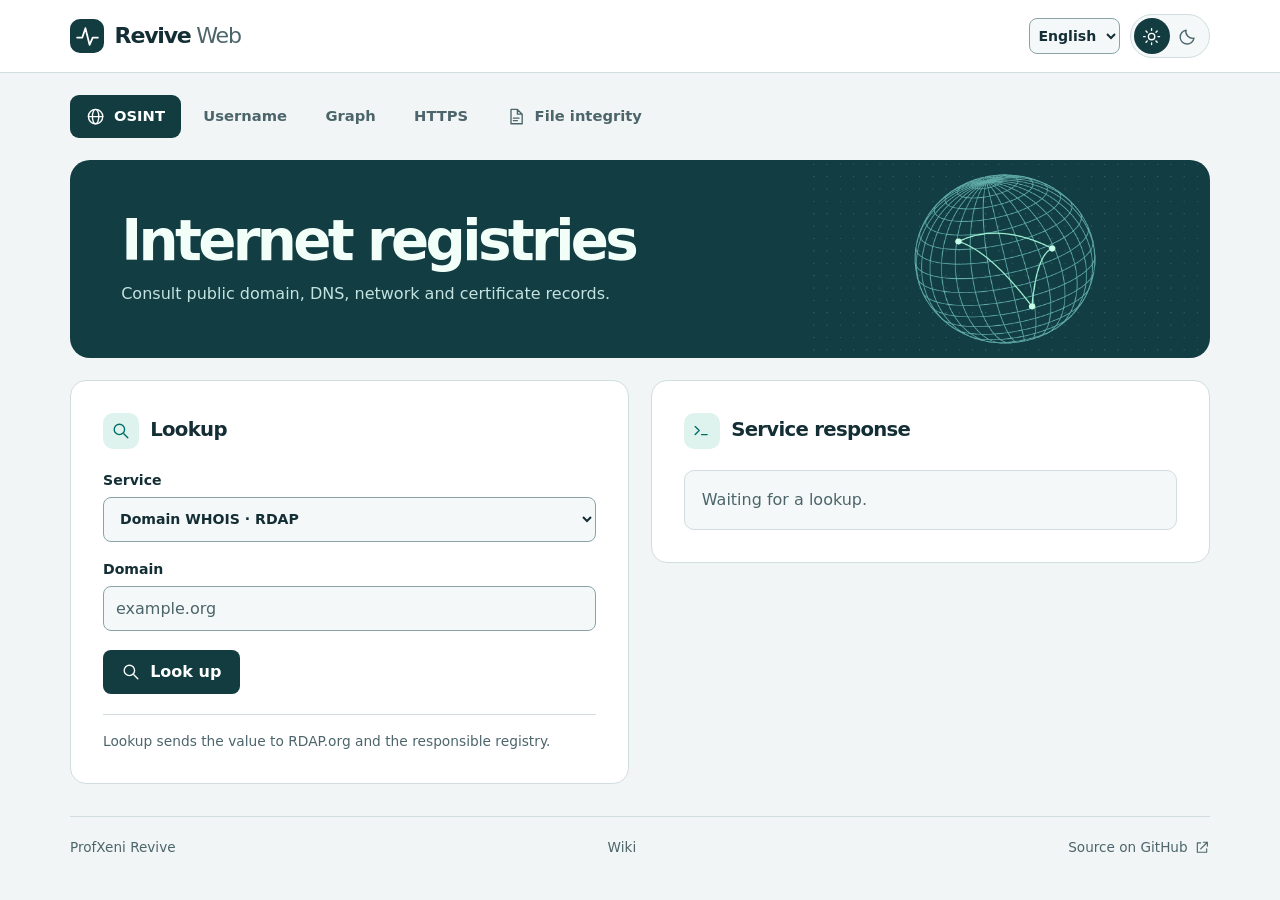
<file: index.html>
<!doctype html>
<html lang="it">
<head>
  <meta charset="utf-8"><meta name="viewport" content="width=device-width,initial-scale=1">
  <meta name="referrer" content="no-referrer"><meta name="color-scheme" content="light dark">
  <meta name="description" content="Consulta registri Internet e DNS, verifica file e visualizza relazioni fra domini e profili.">
  <title>Revive Web · ProfXeni</title>
  <script src="locale.js"></script><script src="theme.js"></script><link rel="stylesheet" href="style.css?v=4">
  <script src="app.js?v=4" defer></script><script src="cases.js" defer></script><script src="profiles.js" defer></script><script src="art.js" defer></script>
</head>
<body>
<a href="#workspace" class="skip">Vai allo strumento</a>
<header><div class="bar"><a class="brand" href="#osint" aria-label="Revive Web, pagina OSINT"><span class="brandmark"><svg aria-hidden="true" class="icon" viewBox="0 0 24 24" fill="none" stroke="currentColor" stroke-width="1.7" stroke-linecap="round" stroke-linejoin="round"><path d="M2 13h5l3-9 4 16 3-7h5"/></svg></span>Revive <span>Web</span></a>
<div class="preferences"><label class="lang"><select id="language" aria-label="Lingua / Language"><option value="it">Italiano</option><option value="en">English</option></select></label><div class="appearance" role="group" aria-label="Tema dell’interfaccia"><button type="button" data-choice="light" aria-label="Tema chiaro" title="Tema chiaro"><svg aria-hidden="true" class="icon" viewBox="0 0 24 24" fill="none" stroke="currentColor" stroke-width="1.7" stroke-linecap="round" stroke-linejoin="round"><circle cx="12" cy="12" r="4"/><path d="M12 2v2m0 16v2M2 12h2m16 0h2M5 5l1.5 1.5m11 11L19 19M5 19l1.5-1.5m11-11L19 5"/></svg></button><button type="button" data-choice="dark" aria-label="Tema scuro" title="Tema scuro"><svg aria-hidden="true" class="icon" viewBox="0 0 24 24" fill="none" stroke="currentColor" stroke-width="1.7" stroke-linecap="round" stroke-linejoin="round"><path d="M20 14a8.5 8.5 0 0 1-10-10A8.7 8.7 0 1 0 20 14z"/></svg></button></div></div></div></header>
<div class="shell"><nav aria-label="Strumenti"><a href="#osint"><svg aria-hidden="true" class="icon" viewBox="0 0 24 24" fill="none" stroke="currentColor" stroke-width="1.7" stroke-linecap="round" stroke-linejoin="round"><circle cx="12" cy="12" r="9"/><ellipse cx="12" cy="12" rx="4" ry="9"/><path d="M3 12h18"/></svg>OSINT</a><a href="#username">Username</a><a href="#grafo">Grafo</a><a href="#https">HTTPS</a><a href="#integrita"><svg aria-hidden="true" class="icon" viewBox="0 0 24 24" fill="none" stroke="currentColor" stroke-width="1.7" stroke-linecap="round" stroke-linejoin="round"><path d="M13 3H5v18h14V9zM13 3v6h6M8 14h7M8 17h5"/></svg>Integrità file</a></nav>
<main id="workspace" tabindex="-1">
<section id="osint"><div class="hero"><div><h1>Registri Internet</h1><p>Consulta registri di domini, DNS, reti e certificati pubblici.</p></div><canvas class="art" data-art="globe" width="620" height="320" aria-hidden="true"></canvas></div>
<div class="columns"><form class="panel" id="lookup"><h2><span class="tile"><svg aria-hidden="true" class="icon" viewBox="0 0 24 24" fill="none" stroke="currentColor" stroke-width="1.7" stroke-linecap="round" stroke-linejoin="round"><circle cx="10.5" cy="10.5" r="6.5"/><path d="m16 16 5 5"/></svg></span>Consultazione</h2><div class="row"><label>Servizio<select id="service"><option value="domain">WHOIS dominio · RDAP</option><option value="ip">Registrazione IP · RDAP</option><option value="asn">Sistema autonomo · RDAP</option><option value="dns">Record DNS</option><option value="ptr">DNS inverso · indirizzo IP</option><option value="geo">Geolocalizzazione IP</option><option value="network">Rete e ASN · indirizzo IP</option><option value="ct">Certificati pubblicati · CT</option></select></label><label id="recordLabel" hidden>Tipo di record<select id="record"><option>A</option><option>AAAA</option><option>MX</option><option>NS</option><option>TXT</option><option>CNAME</option><option>SOA</option><option>CAA</option><option>PTR</option></select></label></div>
<label id="targetLabel" for="target">Dominio</label><input id="target" placeholder="esempio.it" required autocomplete="off" spellcheck="false" aria-describedby="provider">
<button class="primary"><svg aria-hidden="true" class="icon" viewBox="0 0 24 24" fill="none" stroke="currentColor" stroke-width="1.7" stroke-linecap="round" stroke-linejoin="round"><circle cx="10.5" cy="10.5" r="6.5"/><path d="m16 16 5 5"/></svg>Consulta</button><small class="note" id="provider"></small></form>
<div class="panel output"><h2><span class="tile"><svg aria-hidden="true" class="icon" viewBox="0 0 24 24" fill="none" stroke="currentColor" stroke-width="1.7" stroke-linecap="round" stroke-linejoin="round"><path d="m4 7 5 5-5 5m8 0h7"/></svg></span>Risposta del servizio</h2><div class="response"><p role="status" id="status">In attesa di una consultazione.</p><div id="results"></div></div></div></div></section>
<section id="username" hidden><div class="hero"><div><h1>Ricerca username</h1><p>Verifica un nome utente negli indici pubblici. Lo stesso username può appartenere a persone diverse.</p></div></div>
<div class="columns"><form id="profileForm" class="panel"><h2>Cerca profili</h2><label>Nome utente<input id="handle" required maxlength="64" pattern="[A-Za-z0-9_.\-]{1,64}" placeholder="octocat" spellcheck="false"></label>
<label>Piattaforma<select id="platform"><option value="all">GitHub e GitLab</option><option>GitHub</option><option>GitLab</option></select></label><button class="primary">Cerca username</button>
<small class="note">La ricerca invia il nome alle piattaforme selezionate. Puoi anche importare nel grafo i casi prodotti da Maigret desktop.</small></form>
<div class="panel"><h2>Profili pubblici</h2><p id="profileStatus" role="status">In attesa di uno username.</p><div id="profiles"></div><button id="profileGraph" hidden>Visualizza nel grafo</button></div></div></section>
<section id="grafo" hidden><div class="hero"><div><h1>Grafo delle relazioni</h1><p>Collega un dominio ai record DNS e al registrar, oppure apri un caso salvato da Revive desktop.</p></div></div>
<div class="columns"><form class="panel" id="domainGraph"><h2>Analisi del dominio</h2><label>Dominio<input id="graphTarget" placeholder="example.org" required spellcheck="false"></label><button class="primary">Crea grafo</button><small class="note">Consulta Google Public DNS per A, AAAA, NS e MX e RDAP.org per il registrar. Il salvataggio del caso è facoltativo.</small></form>
<div class="panel"><h2>Casi locali</h2><label>Importa snapshot Revive (.json)<input id="importCase" type="file" accept=".json,application/json"></label><label>Cronologia<select id="history"><option value="">Scegli un caso salvato</option></select></label><button id="compareCases" type="button">Correla i casi salvati</button></div></div>
<div class="panel graph"><h2 id="graphTitle">Relazioni</h2><p id="graphStatus" role="status">Crea un grafo o importa uno snapshot.</p><div id="drawing" tabindex="0" aria-label="Diagramma delle relazioni"></div>
<details id="edgeDetails" hidden><summary>Elenco delle relazioni</summary><ul id="edges"></ul></details><div id="caseActions" hidden><button id="saveCase">Salva nel browser</button> <button id="exportCase">Esporta JSON</button> <button id="deleteCase" hidden>Elimina caso salvato</button></div></div></section>
<section id="https" hidden><div class="hero"><div><h1>Certificati e HTTP</h1><p>Controlla la connessione HTTPS nel browser e leggi le intestazioni di risposta.</p></div></div>
<div class="columns"><form class="panel" id="httpsForm"><h2>Certificato in uso</h2><label>Dominio<input id="httpsDomain" required placeholder="example.org"></label><button class="primary">Apri sito HTTPS</button><p id="httpsStatus" role="status"></p><small class="note">Nella nuova scheda apri le informazioni sulla connessione accanto all’indirizzo e visualizza il certificato. Per le emissioni archiviate usa la ricerca CT in OSINT.</small></form>
<form class="panel" id="headersForm"><h2>Intestazioni della risposta</h2><label>Incolla le intestazioni HTTP<textarea id="headersInput" required rows="5" maxlength="65536" placeholder="Content-Type: text/html"></textarea></label><small>In Strumenti sviluppatore → Rete seleziona la richiesta del documento e copia le intestazioni della risposta. L’analisi avviene sul dispositivo.</small><button class="primary">Leggi intestazioni</button><p id="headersStatus" role="status"></p><dl id="headerRows"></dl></form></div></section>
<section id="integrita" hidden><div class="hero"><div><h1>Integrità file</h1><p>Calcola l’impronta SHA-256 e confrontala con quella pubblicata dalla fonte. Il file resta sul dispositivo.</p></div><canvas class="art" data-art="fingerprint" width="620" height="320" aria-hidden="true"></canvas></div>
<div class="columns"><form class="panel" id="hashForm"><h2><span class="tile"><svg aria-hidden="true" class="icon" viewBox="0 0 24 24" fill="none" stroke="currentColor" stroke-width="1.7" stroke-linecap="round" stroke-linejoin="round"><path d="M13 3H5v18h14V9zM13 3v6h6M8 14h7M8 17h5"/></svg></span>Verifica un file</h2><label>File da verificare<input id="file" type="file" required aria-describedby="limit"></label><small id="limit">Dimensione massima 128 MiB</small><label>SHA-256 atteso <span>(facoltativo)</span><input id="expected" pattern="[A-Fa-f0-9]{64}" title="64 caratteri esadecimali" spellcheck="false" placeholder="64 caratteri esadecimali"></label><button class="primary">Calcola impronta</button></form><div class="panel output"><h2><span class="tile"><svg aria-hidden="true" class="icon" viewBox="0 0 24 24" fill="none" stroke="currentColor" stroke-width="1.7" stroke-linecap="round" stroke-linejoin="round"><rect x="5" y="10" width="14" height="11" rx="2"/><path d="M8 10V7a4 4 0 0 1 8 0v3"/></svg></span>Impronta SHA-256</h2><p id="digest" role="status">In attesa di un file da verificare.</p></div></div></section>
</main><footer><span>ProfXeni Revive</span><a id="wikiLink" href="wiki/">Wiki</a><a href="https://github.com/haziel-ang/revive-web">Codice su GitHub <svg aria-hidden="true" class="icon" viewBox="0 0 24 24" fill="none" stroke="currentColor" stroke-width="1.7" stroke-linecap="round" stroke-linejoin="round"><path d="M14 4h6v6m0-6L10 14m0-9H5v14h14v-5"/></svg></a></footer></div></body></html>
</file>
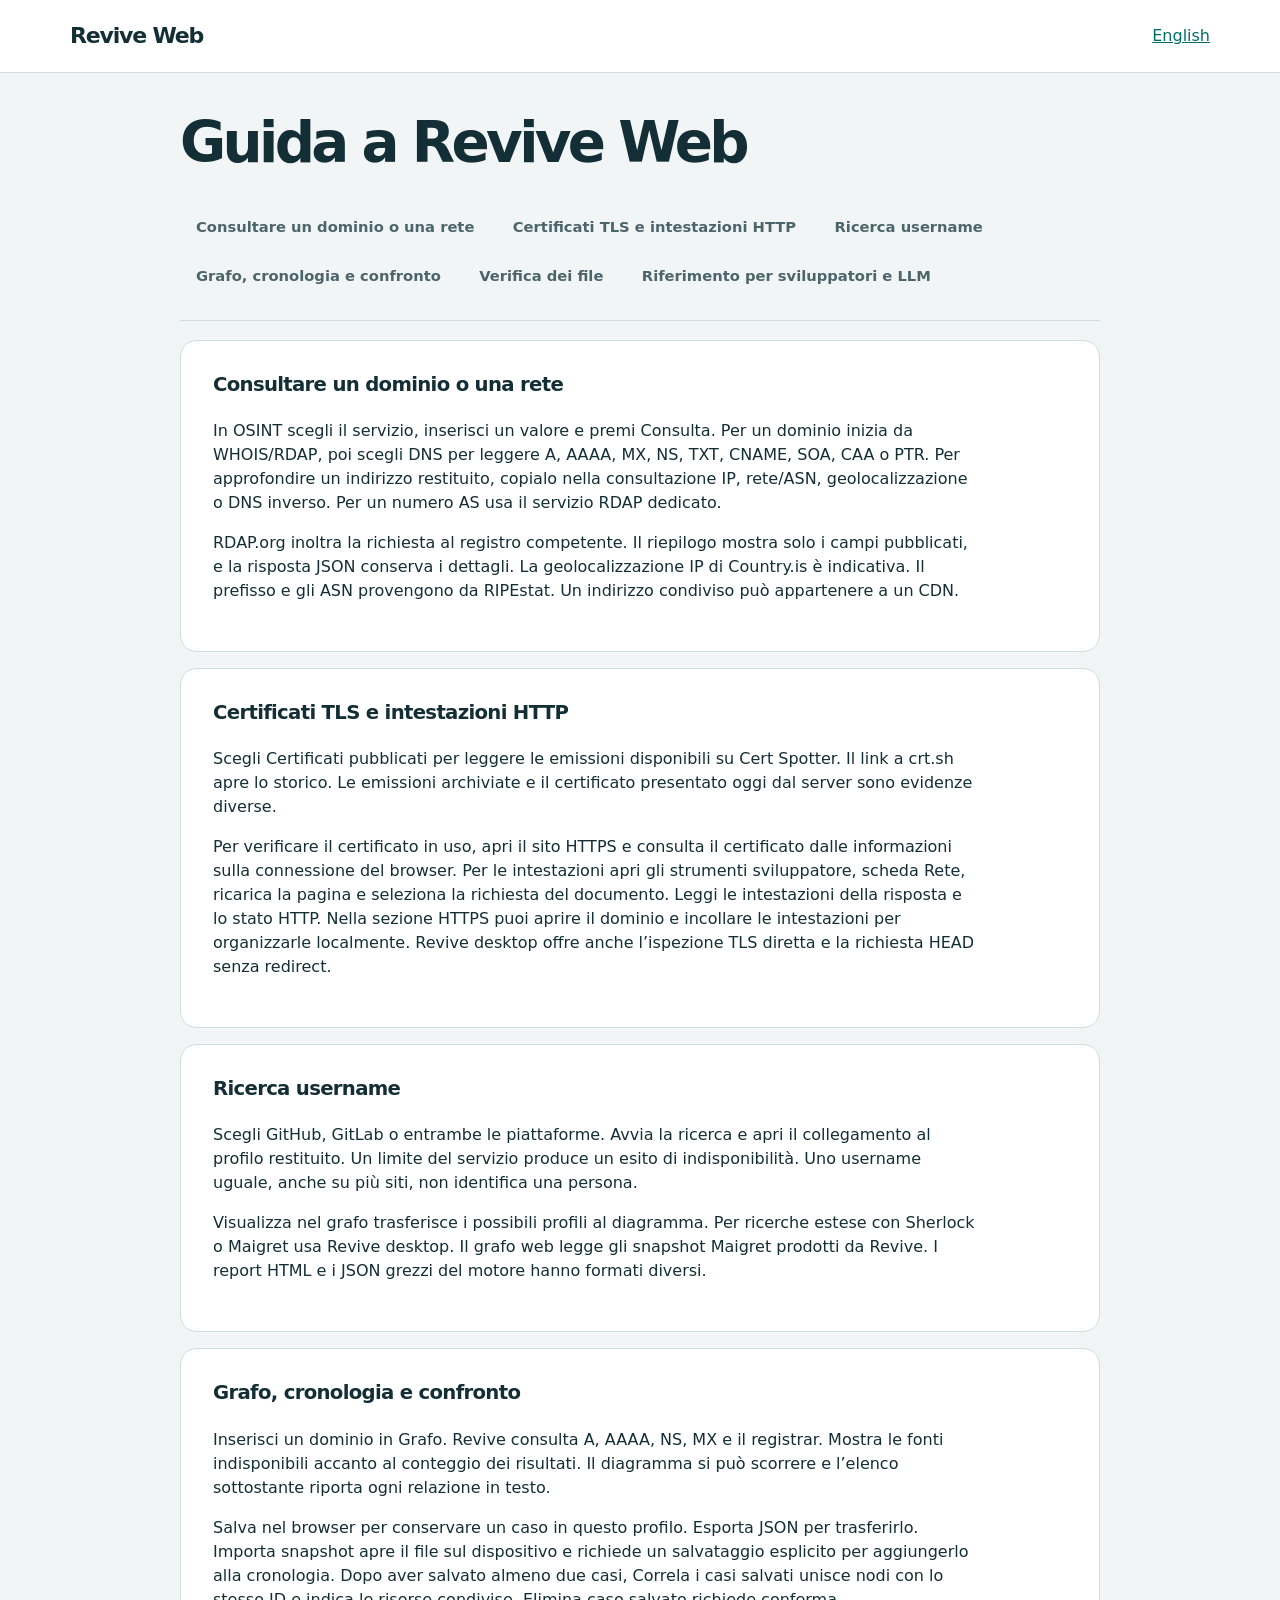
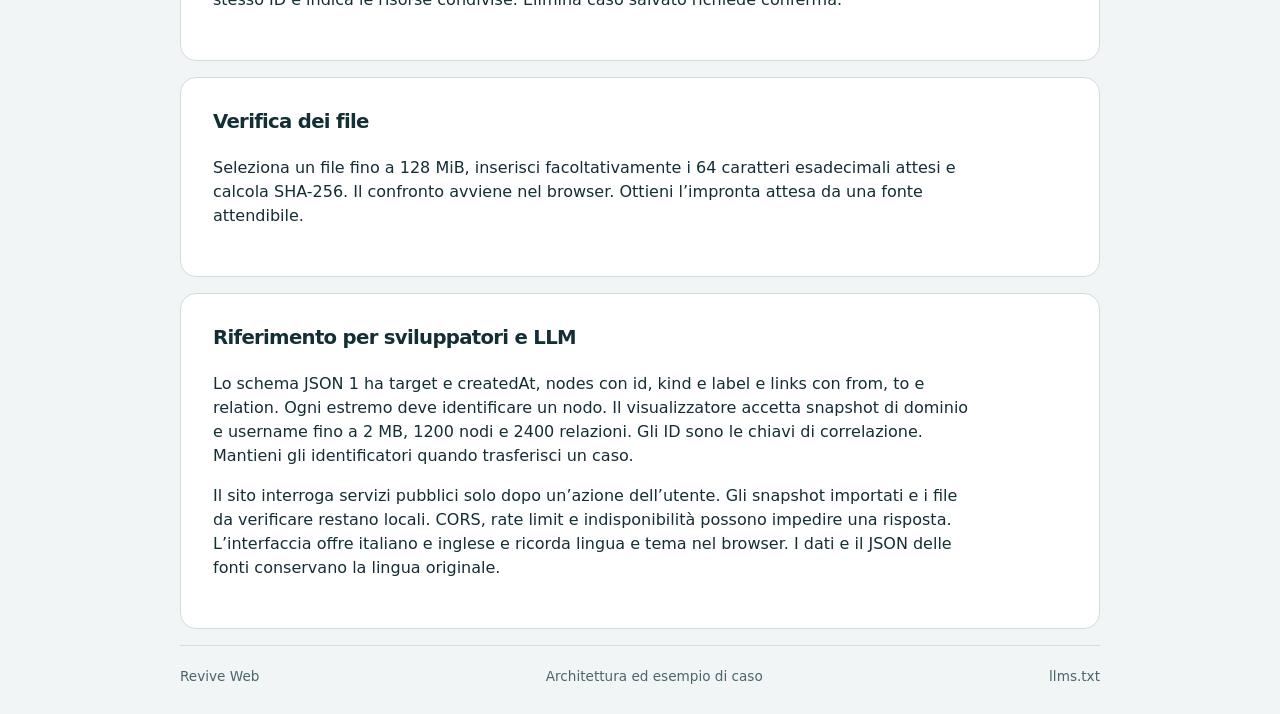
<file: wiki/index.html>
<!doctype html><html lang="it"><head><meta charset="utf-8"><meta name="viewport" content="width=device-width,initial-scale=1"><title>Guida a Revive Web</title><script src="../theme.js"></script><link rel="stylesheet" href="../style.css?v=4"></head><body><header><div class="bar"><a href="../" class="brand">Revive Web</a><a href="en.html" lang="en">English</a></div></header><main class="shell guide"><h1>Guida a Revive Web</h1><nav aria-label="Indice"><a href="#consultazioni">Consultare un dominio o una rete</a><a href="#certificati">Certificati TLS e intestazioni HTTP</a><a href="#username">Ricerca username</a><a href="#grafo">Grafo, cronologia e confronto</a><a href="#integrita">Verifica dei file</a><a href="#contratto">Riferimento per sviluppatori e LLM</a></nav><article class="panel" id="consultazioni"><h2>Consultare un dominio o una rete</h2><p>In OSINT scegli il servizio, inserisci un valore e premi Consulta. Per un dominio inizia da WHOIS/RDAP, poi scegli DNS per leggere A, AAAA, MX, NS, TXT, CNAME, SOA, CAA o PTR. Per approfondire un indirizzo restituito, copialo nella consultazione IP, rete/ASN, geolocalizzazione o DNS inverso. Per un numero AS usa il servizio RDAP dedicato.</p><p>RDAP.org inoltra la richiesta al registro competente. Il riepilogo mostra solo i campi pubblicati, e la risposta JSON conserva i dettagli. La geolocalizzazione IP di Country.is è indicativa. Il prefisso e gli ASN provengono da RIPEstat. Un indirizzo condiviso può appartenere a un CDN.</p></article>
<article class="panel" id="certificati"><h2>Certificati TLS e intestazioni HTTP</h2><p>Scegli Certificati pubblicati per leggere le emissioni disponibili su Cert Spotter. Il link a crt.sh apre lo storico. Le emissioni archiviate e il certificato presentato oggi dal server sono evidenze diverse.</p><p>Per verificare il certificato in uso, apri il sito HTTPS e consulta il certificato dalle informazioni sulla connessione del browser. Per le intestazioni apri gli strumenti sviluppatore, scheda Rete, ricarica la pagina e seleziona la richiesta del documento. Leggi le intestazioni della risposta e lo stato HTTP. Nella sezione HTTPS puoi aprire il dominio e incollare le intestazioni per organizzarle localmente. Revive desktop offre anche l’ispezione TLS diretta e la richiesta HEAD senza redirect.</p></article>
<article class="panel" id="username"><h2>Ricerca username</h2><p>Scegli GitHub, GitLab o entrambe le piattaforme. Avvia la ricerca e apri il collegamento al profilo restituito. Un limite del servizio produce un esito di indisponibilità. Uno username uguale, anche su più siti, non identifica una persona.</p><p>Visualizza nel grafo trasferisce i possibili profili al diagramma. Per ricerche estese con Sherlock o Maigret usa Revive desktop. Il grafo web legge gli snapshot Maigret prodotti da Revive. I report HTML e i JSON grezzi del motore hanno formati diversi.</p></article>
<article class="panel" id="grafo"><h2>Grafo, cronologia e confronto</h2><p>Inserisci un dominio in Grafo. Revive consulta A, AAAA, NS, MX e il registrar. Mostra le fonti indisponibili accanto al conteggio dei risultati. Il diagramma si può scorrere e l’elenco sottostante riporta ogni relazione in testo.</p><p>Salva nel browser per conservare un caso in questo profilo. Esporta JSON per trasferirlo. Importa snapshot apre il file sul dispositivo e richiede un salvataggio esplicito per aggiungerlo alla cronologia. Dopo aver salvato almeno due casi, Correla i casi salvati unisce nodi con lo stesso ID e indica le risorse condivise. Elimina caso salvato richiede conferma.</p></article>
<article class="panel" id="integrita"><h2>Verifica dei file</h2><p>Seleziona un file fino a 128 MiB, inserisci facoltativamente i 64 caratteri esadecimali attesi e calcola SHA-256. Il confronto avviene nel browser. Ottieni l’impronta attesa da una fonte attendibile.</p></article>
<article class="panel" id="contratto"><h2>Riferimento per sviluppatori e LLM</h2><p>Lo schema JSON 1 ha target e createdAt, nodes con id, kind e label e links con from, to e relation. Ogni estremo deve identificare un nodo. Il visualizzatore accetta snapshot di dominio e username fino a 2 MB, 1200 nodi e 2400 relazioni. Gli ID sono le chiavi di correlazione. Mantieni gli identificatori quando trasferisci un caso.</p><p>Il sito interroga servizi pubblici solo dopo un’azione dell’utente. Gli snapshot importati e i file da verificare restano locali. CORS, rate limit e indisponibilità possono impedire una risposta. L’interfaccia offre italiano e inglese e ricorda lingua e tema nel browser. I dati e il JSON delle fonti conservano la lingua originale.</p></article><footer><a href="../">Revive Web</a><a href="https://github.com/haziel-ang/revive-web/blob/main/wiki/architecture.md">Architettura ed esempio di caso</a><a href="../llms.txt">llms.txt</a></footer></main></body></html>
</file>
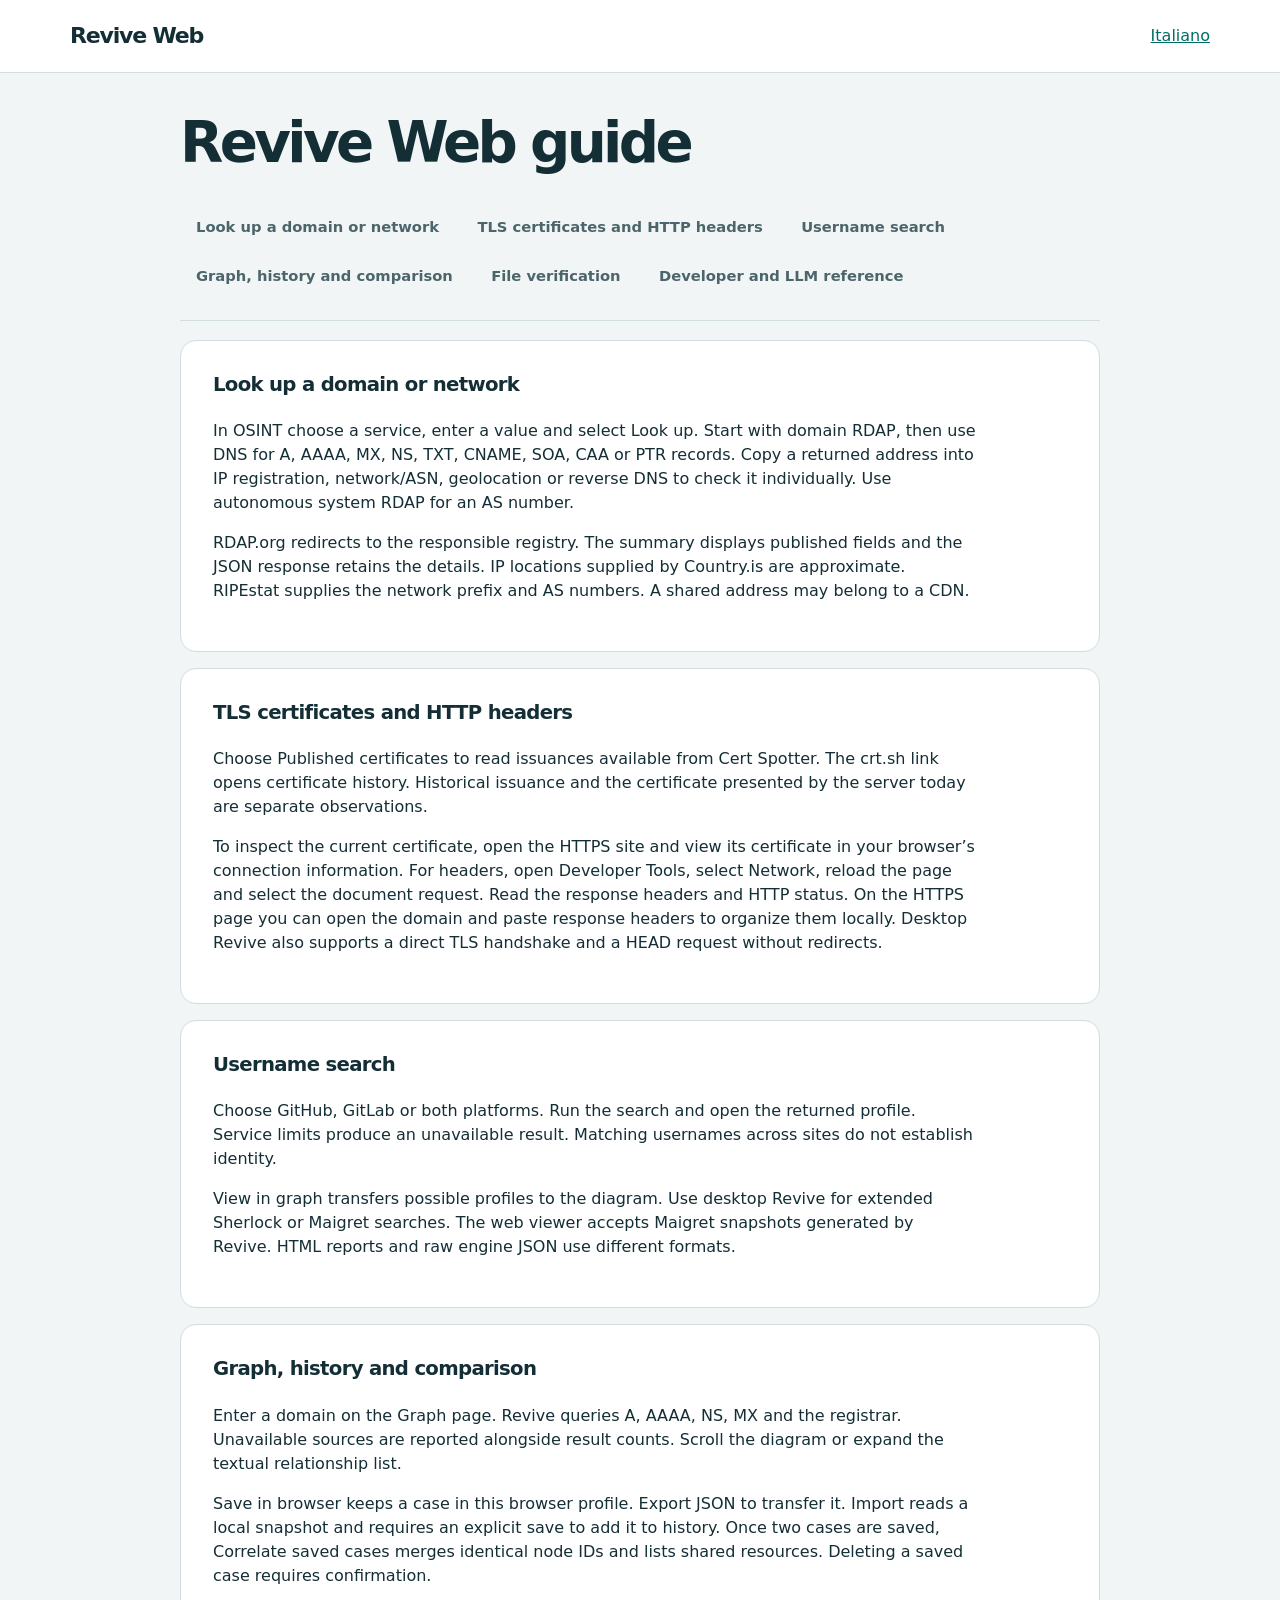
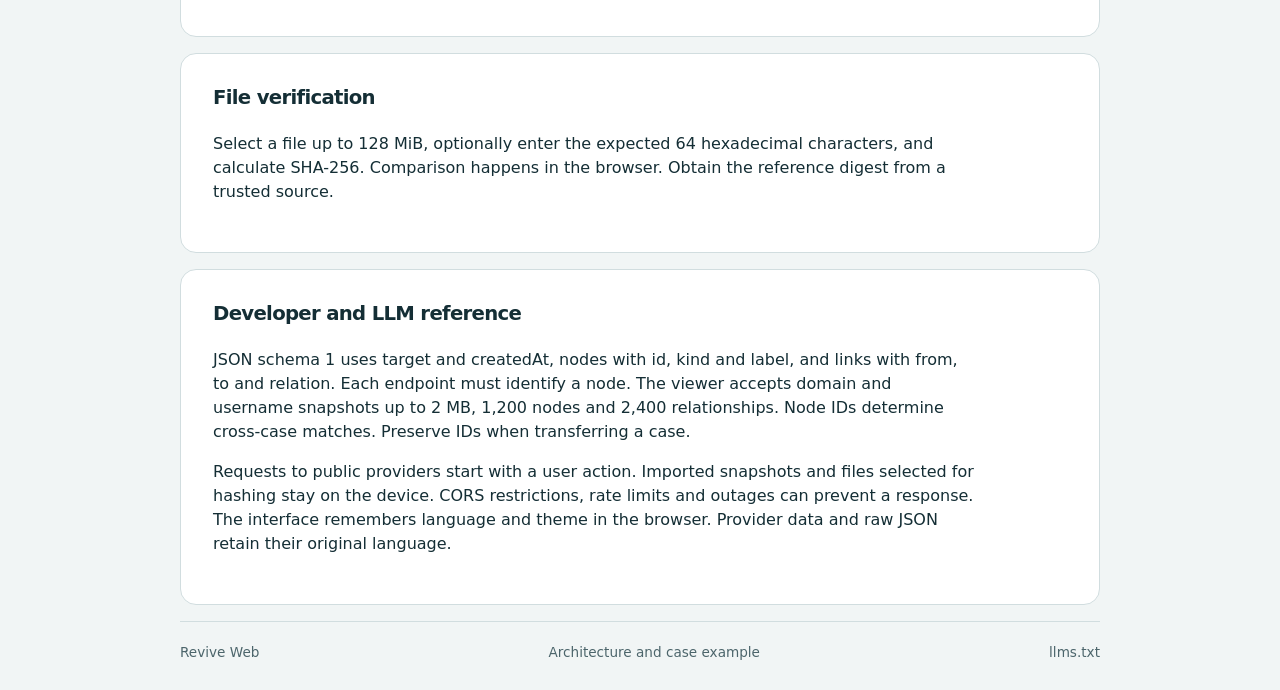
<file: wiki/en.html>
<!doctype html><html lang="en"><head><meta charset="utf-8"><meta name="viewport" content="width=device-width,initial-scale=1"><title>Revive Web guide</title><script src="../theme.js"></script><link rel="stylesheet" href="../style.css?v=4"></head><body><header><div class="bar"><a href="../" class="brand">Revive Web</a><a href="index.html" lang="it">Italiano</a></div></header><main class="shell guide"><h1>Revive Web guide</h1><nav aria-label="Contents"><a href="#lookups">Look up a domain or network</a><a href="#certificates">TLS certificates and HTTP headers</a><a href="#username">Username search</a><a href="#graph">Graph, history and comparison</a><a href="#integrity">File verification</a><a href="#contract">Developer and LLM reference</a></nav><article class="panel" id="lookups"><h2>Look up a domain or network</h2><p>In OSINT choose a service, enter a value and select Look up. Start with domain RDAP, then use DNS for A, AAAA, MX, NS, TXT, CNAME, SOA, CAA or PTR records. Copy a returned address into IP registration, network/ASN, geolocation or reverse DNS to check it individually. Use autonomous system RDAP for an AS number.</p><p>RDAP.org redirects to the responsible registry. The summary displays published fields and the JSON response retains the details. IP locations supplied by Country.is are approximate. RIPEstat supplies the network prefix and AS numbers. A shared address may belong to a CDN.</p></article>
<article class="panel" id="certificates"><h2>TLS certificates and HTTP headers</h2><p>Choose Published certificates to read issuances available from Cert Spotter. The crt.sh link opens certificate history. Historical issuance and the certificate presented by the server today are separate observations.</p><p>To inspect the current certificate, open the HTTPS site and view its certificate in your browser’s connection information. For headers, open Developer Tools, select Network, reload the page and select the document request. Read the response headers and HTTP status. On the HTTPS page you can open the domain and paste response headers to organize them locally. Desktop Revive also supports a direct TLS handshake and a HEAD request without redirects.</p></article>
<article class="panel" id="username"><h2>Username search</h2><p>Choose GitHub, GitLab or both platforms. Run the search and open the returned profile. Service limits produce an unavailable result. Matching usernames across sites do not establish identity.</p><p>View in graph transfers possible profiles to the diagram. Use desktop Revive for extended Sherlock or Maigret searches. The web viewer accepts Maigret snapshots generated by Revive. HTML reports and raw engine JSON use different formats.</p></article>
<article class="panel" id="graph"><h2>Graph, history and comparison</h2><p>Enter a domain on the Graph page. Revive queries A, AAAA, NS, MX and the registrar. Unavailable sources are reported alongside result counts. Scroll the diagram or expand the textual relationship list.</p><p>Save in browser keeps a case in this browser profile. Export JSON to transfer it. Import reads a local snapshot and requires an explicit save to add it to history. Once two cases are saved, Correlate saved cases merges identical node IDs and lists shared resources. Deleting a saved case requires confirmation.</p></article>
<article class="panel" id="integrity"><h2>File verification</h2><p>Select a file up to 128 MiB, optionally enter the expected 64 hexadecimal characters, and calculate SHA-256. Comparison happens in the browser. Obtain the reference digest from a trusted source.</p></article>
<article class="panel" id="contract"><h2>Developer and LLM reference</h2><p>JSON schema 1 uses target and createdAt, nodes with id, kind and label, and links with from, to and relation. Each endpoint must identify a node. The viewer accepts domain and username snapshots up to 2 MB, 1,200 nodes and 2,400 relationships. Node IDs determine cross-case matches. Preserve IDs when transferring a case.</p><p>Requests to public providers start with a user action. Imported snapshots and files selected for hashing stay on the device. CORS restrictions, rate limits and outages can prevent a response. The interface remembers language and theme in the browser. Provider data and raw JSON retain their original language.</p></article><footer><a href="../">Revive Web</a><a href="https://github.com/haziel-ang/revive-web/blob/main/wiki/architecture.md">Architecture and case example</a><a href="../llms.txt">llms.txt</a></footer></main></body></html>
</file>
<file: style.css>
* { box-sizing: border-box }
:root {
  color-scheme: light;
  --bg:#f1f5f5; --surface:#fff; --ink:#142e35; --muted:#4c656b; --line:#d1dddf; --well:#f4f8f8;
  --accent:#006e66; --tint:#def3ee; --active:#123c40; --on-active:#fff; --field:#8ba3a6;
}
:root[data-theme="dark"] {
  color-scheme: dark;
  --bg:#101c20; --surface:#192a2f; --ink:#ecf6f3; --muted:#b2c5c6; --line:#385057; --well:#142327;
  --accent:#80e5c9; --tint:#25453f; --active:#a0efd9; --on-active:#12342f; --field:#607c82;
}
body {margin:0;background:var(--bg);color:var(--ink);font:1rem/1.5 "Inter","Segoe UI",system-ui,sans-serif}
a {color:var(--accent)} button,select,input {font:inherit} button,select,summary {cursor:pointer}
button {color:inherit} :focus-visible {outline:3px solid var(--accent);outline-offset:3px}
[hidden]{display:none!important}.skip{position:fixed;left:1rem;top:-5rem;z-index:4;background:var(--surface);padding:.5rem}.skip:focus{top:.5rem}
header {background:var(--surface);border-bottom:1px solid var(--line)}
.bar,.shell {width:min(1140px,calc(100% - 64px));margin:auto}
.bar {height:72px;display:flex;align-items:center;justify-content:space-between}
.brand {display:flex;align-items:center;gap:.35rem;font-weight:720;font-size:1.38rem;letter-spacing:-.055em;color:var(--ink);text-decoration:none}
.brand>span:last-child {font-weight:400;color:var(--muted)}
.icon {width:1.2rem;height:1.2rem;flex:none;display:inline-block;vertical-align:middle}
.brandmark {display:grid;place-items:center;background:var(--active);color:var(--on-active);width:34px;height:34px;border-radius:10px;margin-right:5px}
.brandmark .icon {width:25px;height:25px}
.appearance {display:flex;padding:3px;border:1px solid var(--line);border-radius:30px;background:var(--well)}
.appearance button {border:0;background:transparent;border-radius:50%;width:36px;height:36px;color:var(--muted)}
.appearance button[aria-pressed=true] {color:var(--on-active);background:var(--active)}
nav {display:flex;gap:.4rem;padding:22px 0}
nav a {display:flex;align-items:center;gap:.55rem;color:var(--muted);font-weight:600;font-size:.92rem;text-decoration:none;border-radius:9px;padding:.64rem 1rem}
nav a:hover {background:var(--surface)} nav a[aria-current] {background:var(--active);color:var(--on-active)}
.hero {position:relative;isolation:isolate;overflow:hidden;background:#113d43;color:#f2fff9;border-radius:20px;min-height:198px;display:flex;align-items:center;padding:36px clamp(24px,4vw,52px)}
.hero>div {position:relative;z-index:1;width:65%}
h1 {font-size:clamp(2.25rem,4.4vw,3.7rem);letter-spacing:-.065em;line-height:1.05;margin:0 0 12px;font-weight:650}
.hero p {margin:0;max-width:49ch;color:#c4e2df;line-height:1.55}
.art {position:absolute;right:0;height:100%;width:36%;top:0}
.columns {display:grid;grid-template-columns:minmax(0,1fr) minmax(0,1fr);gap:22px;margin:22px 0 32px;align-items:start}
.panel {margin:0;padding:clamp(20px,2.6vw,32px);border:1px solid var(--line);border-radius:16px;background:var(--surface);min-width:0}
h2 {display:flex;align-items:center;gap:.7rem;margin:0 0 1.35rem;font-size:1.23rem;letter-spacing:-.035em;line-height:1.25}
.tile {display:grid;place-items:center;background:var(--tint);color:var(--accent);width:36px;height:36px;border-radius:10px}
label {display:block;font-size:.88rem;font-weight:650}label span:not(.check span) {font-weight:400}
input:not([type=checkbox]),select {width:100%;min-width:0;margin-top:.35rem;color:var(--ink);background:var(--well);border:1px solid var(--field);border-radius:8px;min-height:45px;padding:.58rem .75rem}
input::placeholder {color:var(--muted);opacity:1}.row {display:flex;gap:.8rem;margin-bottom:1.1rem}.row label:first-child{flex:1;min-width:0}
.primary {border:0;border-radius:8px;background:var(--active);color:var(--on-active);padding:.65rem 1.15rem;min-height:44px;display:inline-flex;align-items:center;gap:.6rem;font-weight:650;margin-top:1.15rem}
.primary:hover,.appearance button:hover {filter:brightness(1.12)}
small,.note {display:block;color:var(--muted);font-size:.86rem}.note {border-top:1px solid var(--line);padding-top:1rem;margin:1.2rem 0 0}
.response,#digest {background:var(--well);border:1px solid var(--line);border-radius:10px;padding:1.05rem;color:var(--muted);overflow-wrap:anywhere}
#status,#digest {margin:0}#results:not(:empty){margin-top:1rem}dl {margin:0;color:var(--ink)}dt {font-size:.82rem;color:var(--muted)}dd {margin:0 0 .65rem}summary {color:var(--ink);padding:.6rem 0}pre {background:var(--surface);color:var(--ink);padding:.8rem;overflow:auto;max-height:20rem}
.check {display:flex;gap:.75rem;padding:.9rem 0;cursor:pointer;border-top:1px solid var(--line)}
.check input {width:1.15rem;height:1.15rem;flex:none;margin:.14rem 0;accent-color:var(--accent)}.check small {font-weight:400;margin-top:.2rem}
progress {width:100%;accent-color:var(--accent)}#file::file-selector-button {border:0;background:var(--tint);color:var(--accent);border-radius:5px;font-weight:650;padding:.4rem .6rem;margin-right:.6rem;cursor:pointer}
#limit {margin:.4rem 0 1.1rem}#digest {font-family:ui-monospace,Consolas,monospace;font-size:.9rem}
footer {border-top:1px solid var(--line);display:flex;justify-content:space-between;align-items:center;color:var(--muted);padding:20px 0 28px;font-size:.85rem}
footer a {display:flex;align-items:center;gap:.4rem;color:inherit;text-decoration:none}footer a:hover {text-decoration:underline}footer .icon{width:1rem}
@media(max-width:740px){.bar,.shell{width:calc(100% - 32px)}.columns{grid-template-columns:1fr;gap:14px;margin-top:14px}.hero{min-height:180px}.hero>div{width:75%}.art{width:30%;opacity:.6}.bar{height:62px}nav{padding:14px 0;gap:.15rem}nav a{padding:.63rem .7rem}}
@media(max-width:470px){.hero{align-items:end;padding:24px 18px;min-height:162px}.hero>div{width:100%}.hero p{max-width:32ch}.art{right:-24%;width:65%;opacity:.13}.row{flex-wrap:wrap}nav a{font-size:.84rem;gap:.35rem}.bar,.shell{width:calc(100% - 24px)}nav .icon{width:16px}h2{font-size:1.12rem}}
@media(max-width:350px){nav a{padding:.6rem .45rem}}

.preferences,.graph #caseActions {display:flex;align-items:center;gap:.6rem;flex-wrap:wrap}
.lang select {margin:0;min-height:36px;width:auto;padding:.25rem}
nav {flex-wrap:wrap}
#drawing {overflow:auto;max-height:30rem;margin:1rem 0;background:var(--well)}
.graph {margin:1rem 0 2rem}
.graph button,#compareCases,#profileGraph {border:1px solid var(--field);background:var(--well);color:var(--ink);border-radius:7px;padding:.5rem .7rem;margin:.5rem .25rem .25rem 0}
button:disabled {opacity:.55}
#profileForm label+label,#grafo label+label {margin-top:.9rem}
#edges {overflow-wrap:anywhere}
.guide {padding-top:2.5rem;max-width:920px}
.guide nav {border-bottom:1px solid var(--line);margin-bottom:1.2rem}
.guide article {margin:1rem 0;scroll-margin:1rem}
.guide article p {max-width:75ch}
textarea {width:100%;display:block;padding:.7rem;margin:.4rem 0;font:inherit;color:var(--ink);background:var(--well);border:1px solid var(--field);border-radius:8px;resize:vertical}
#headerRows {overflow-wrap:anywhere}
</file>
